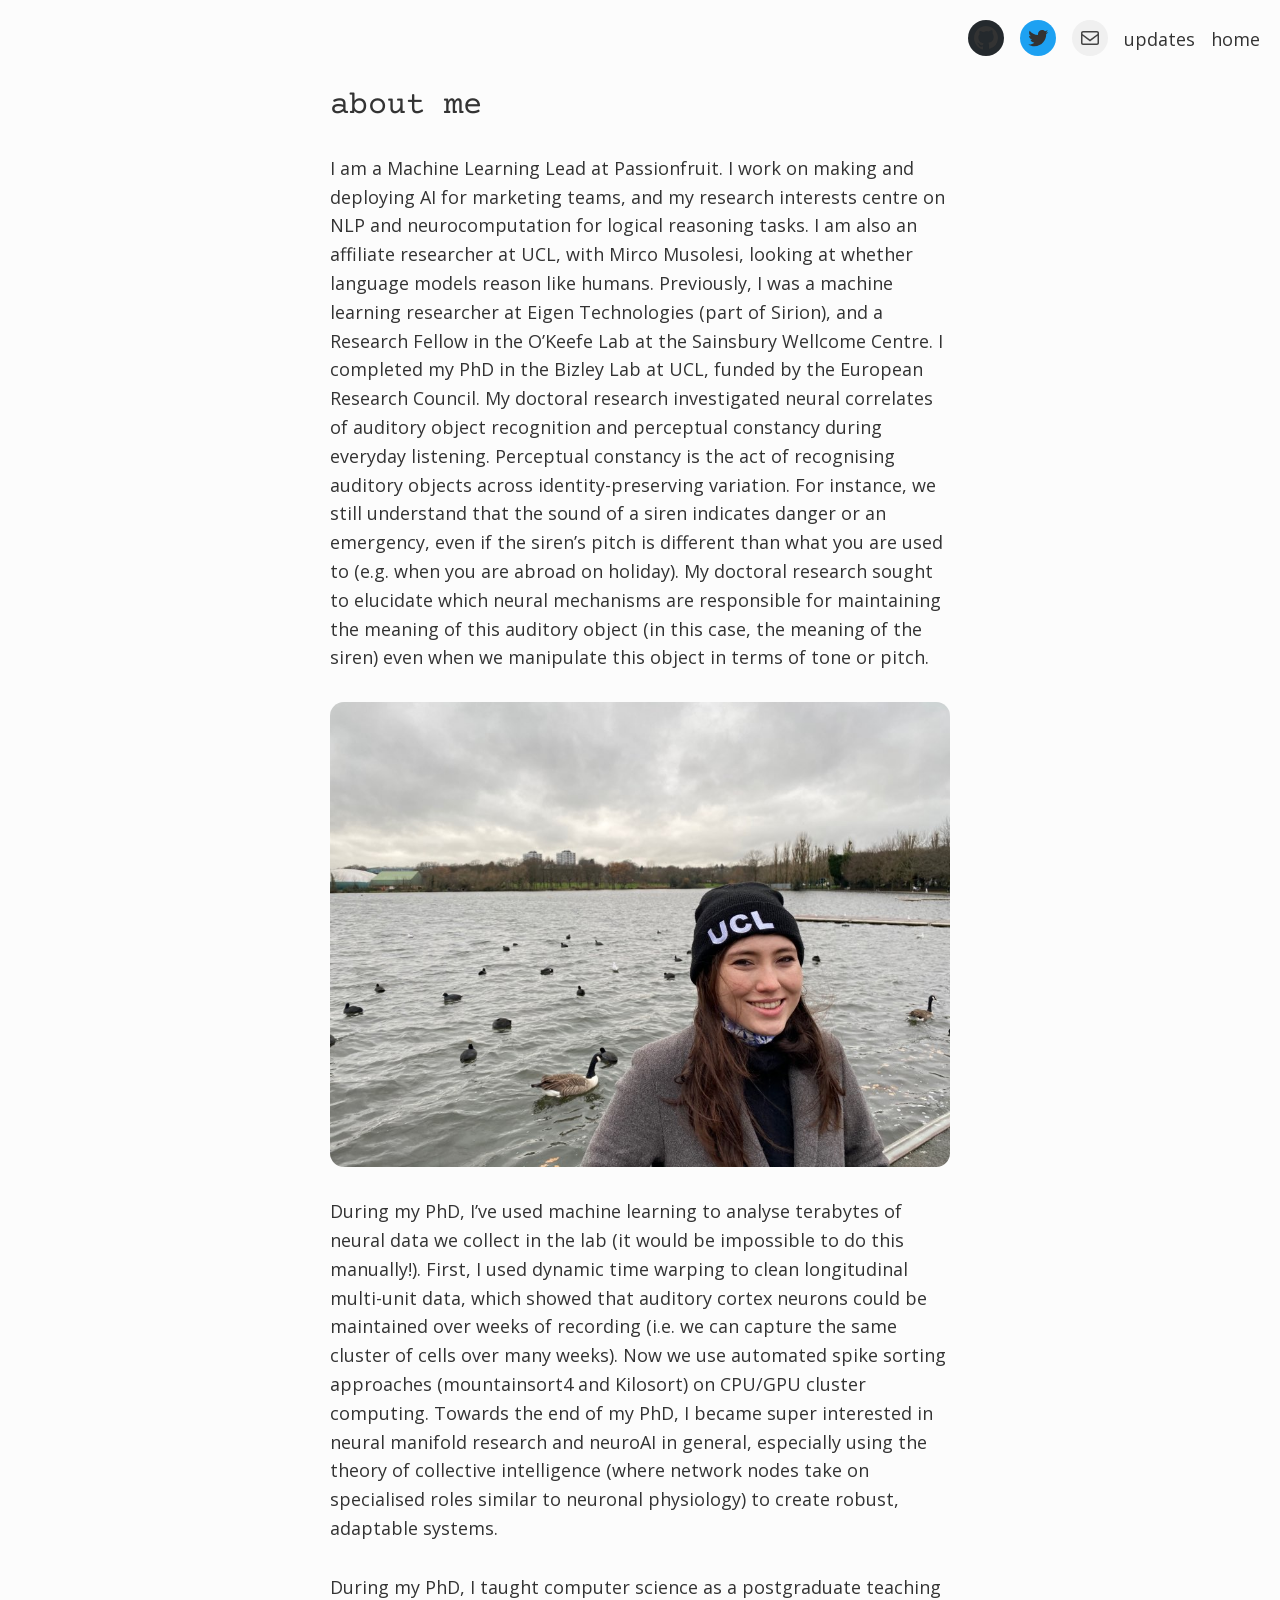
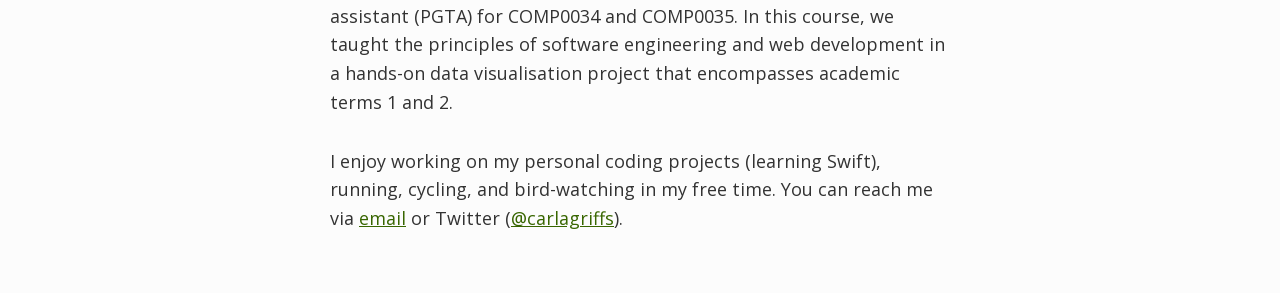
<file: index.html>
<!DOCTYPE html>
<html lang="en">
<head>
  <meta charset="utf-8">
  <meta name="viewport" content="width=device-width, initial-scale=1">
  <title>about me - Carla Griffiths</title>
  <meta name="description" content="Carla Griffiths is a Machine Learning Lead at Passionfruit and an affiliate researcher at UCL. She completed her PhD in the Bizley Lab.">
  <link rel="stylesheet" href="style.css">
</head>
<body>
  <a class="skip" href="#content">Skip to content</a>
  <header>
    <nav aria-label="Menu">
      <ul class="nav-list">
        <li>
          <a class="social github" href="https://github.com/carlacodes" aria-label="GitHub">
            <svg viewBox="0 0 16 16" aria-hidden="true"><path d="M8 0C3.58 0 0 3.58 0 8c0 3.54 2.29 6.53 5.47 7.59.4.07.55-.17.55-.38 0-.19-.01-.82-.01-1.49-2.01.37-2.53-.49-2.69-.94-.09-.23-.48-.94-.82-1.13-.28-.15-.68-.52-.01-.53.63-.01 1.08.58 1.23.82.72 1.21 1.87.87 2.33.66.07-.52.28-.87.51-1.07-1.78-.2-3.64-.89-3.64-3.95 0-.87.31-1.59.82-2.15-.08-.2-.36-1.02.08-2.12 0 0 .67-.21 2.2.82A7.68 7.68 0 0 1 8 3.47c.68.003 1.36.092 2 .27 1.53-1.04 2.2-.82 2.2-.82.44 1.1.16 1.92.08 2.12.51.56.82 1.27.82 2.15 0 3.07-1.87 3.75-3.65 3.95.29.25.54.73.54 1.48 0 1.07-.01 1.93-.01 2.2 0 .21.15.46.55.38A8.013 8.013 0 0 0 16 8c0-4.42-3.58-8-8-8z"/></svg>
          </a>
        </li>
        <li>
          <a class="social twitter" href="https://twitter.com/carlagriffs" aria-label="Twitter">
            <svg viewBox="0 0 24 24" aria-hidden="true"><path d="M22.23,5.924c-0.736,0.326-1.527,0.547-2.357,0.646c0.847-0.508,1.498-1.312,1.804-2.27 c-0.793,0.47-1.671,0.812-2.606,0.996C18.324,4.498,17.257,4,16.077,4c-2.266,0-4.103,1.837-4.103,4.103 c0,0.322,0.036,0.635,0.106,0.935C8.67,8.867,5.647,7.234,3.623,4.751C3.27,5.357,3.067,6.062,3.067,6.814 c0,1.424,0.724,2.679,1.825,3.415c-0.673-0.021-1.305-0.206-1.859-0.513c0,0.017,0,0.034,0,0.052c0,1.988,1.414,3.647,3.292,4.023 c-0.344,0.094-0.707,0.144-1.081,0.144c-0.264,0-0.521-0.026-0.772-0.074c0.522,1.63,2.038,2.816,3.833,2.85 c-1.404,1.1-3.174,1.756-5.096,1.756c-0.331,0-0.658-0.019-0.979-0.057c1.816,1.164,3.973,1.843,6.29,1.843 c7.547,0,11.675-6.252,11.675-11.675c0-0.178-0.004-0.355-0.012-0.531C20.985,7.47,21.68,6.747,22.23,5.924z"/></svg>
          </a>
        </li>
        <li>
          <a class="social mail" href="mailto:carla.griffiths.16@ucl.ac.uk" aria-label="Email">
            <svg viewBox="0 0 24 24" aria-hidden="true"><path d="M19,5H5c-1.1,0-2,.9-2,2v10c0,1.1.9,2,2,2h14c1.1,0,2-.9,2-2V7c0-1.1-.9-2-2-2zm.5,12c0,.3-.2.5-.5.5H5c-.3,0-.5-.2-.5-.5V9.8l7.5,5.6,7.5-5.6V17zm0-9.1L12,13.6,4.5,7.9V7c0-.3.2-.5.5-.5h14c.3,0,.5.2.5.5v.9z"/></svg>
          </a>
        </li>
        <li><a href="updates/">updates</a></li>
        <li><a href="./" aria-current="page">home</a></li>
      </ul>
    </nav>
  </header>
  <main id="content" class="column">
    <h1>about me</h1>
    <p>I am a Machine Learning Lead at Passionfruit. I work on making and deploying AI for marketing teams, and my research interests centre on NLP and neurocomputation for logical reasoning tasks. I am also an affiliate researcher at UCL, with Mirco Musolesi, looking at whether language models reason like humans. Previously, I was a machine learning researcher at Eigen Technologies (part of Sirion), and a Research Fellow in the O’Keefe Lab at the Sainsbury Wellcome Centre. I completed my PhD in the Bizley Lab at UCL, funded by the European Research Council. My doctoral research investigated neural correlates of auditory object recognition and perceptual constancy during everyday listening. Perceptual constancy is the act of recognising auditory objects across identity-preserving variation. For instance, we still understand that the sound of a siren indicates danger or an emergency, even if the siren’s pitch is different than what you are used to (e.g. when you are abroad on holiday). My doctoral research sought to elucidate which neural mechanisms are responsible for maintaining the meaning of this auditory object (in this case, the meaning of the siren) even when we manipulate this object in terms of tone or pitch.</p>
    <figure class="portrait">
      <img src="images/portrait.jpg" width="960" height="720" alt="Carla Griffiths">
    </figure>
    <p>During my PhD, I’ve used machine learning to analyse terabytes of neural data we collect in the lab (it would be impossible to do this manually!). First, I used dynamic time warping to clean longitudinal multi-unit data, which showed that auditory cortex neurons could be maintained over weeks of recording (i.e. we can capture the same cluster of cells over many weeks). Now we use automated spike sorting approaches (mountainsort4 and Kilosort) on CPU/GPU cluster computing. Towards the end of my PhD, I became super interested in neural manifold research and neuroAI in general, especially using the theory of collective intelligence (where network nodes take on specialised roles similar to neuronal physiology) to create robust, adaptable systems.</p>
    <p>During my PhD, I taught computer science as a postgraduate teaching assistant (PGTA) for COMP0034 and COMP0035. In this course, we taught the principles of software engineering and web development in a hands-on data visualisation project that encompasses academic terms 1 and 2.</p>
    <p>I enjoy working on my personal coding projects (learning Swift), running, cycling, and bird-watching in my free time. You can reach me via <a href="mailto:carla.griffiths.16@ucl.ac.uk">email</a> or Twitter (<a href="https://twitter.com/carlagriffs">@carlagriffs</a>).</p>
  </main>
</body>
</html>
</file>
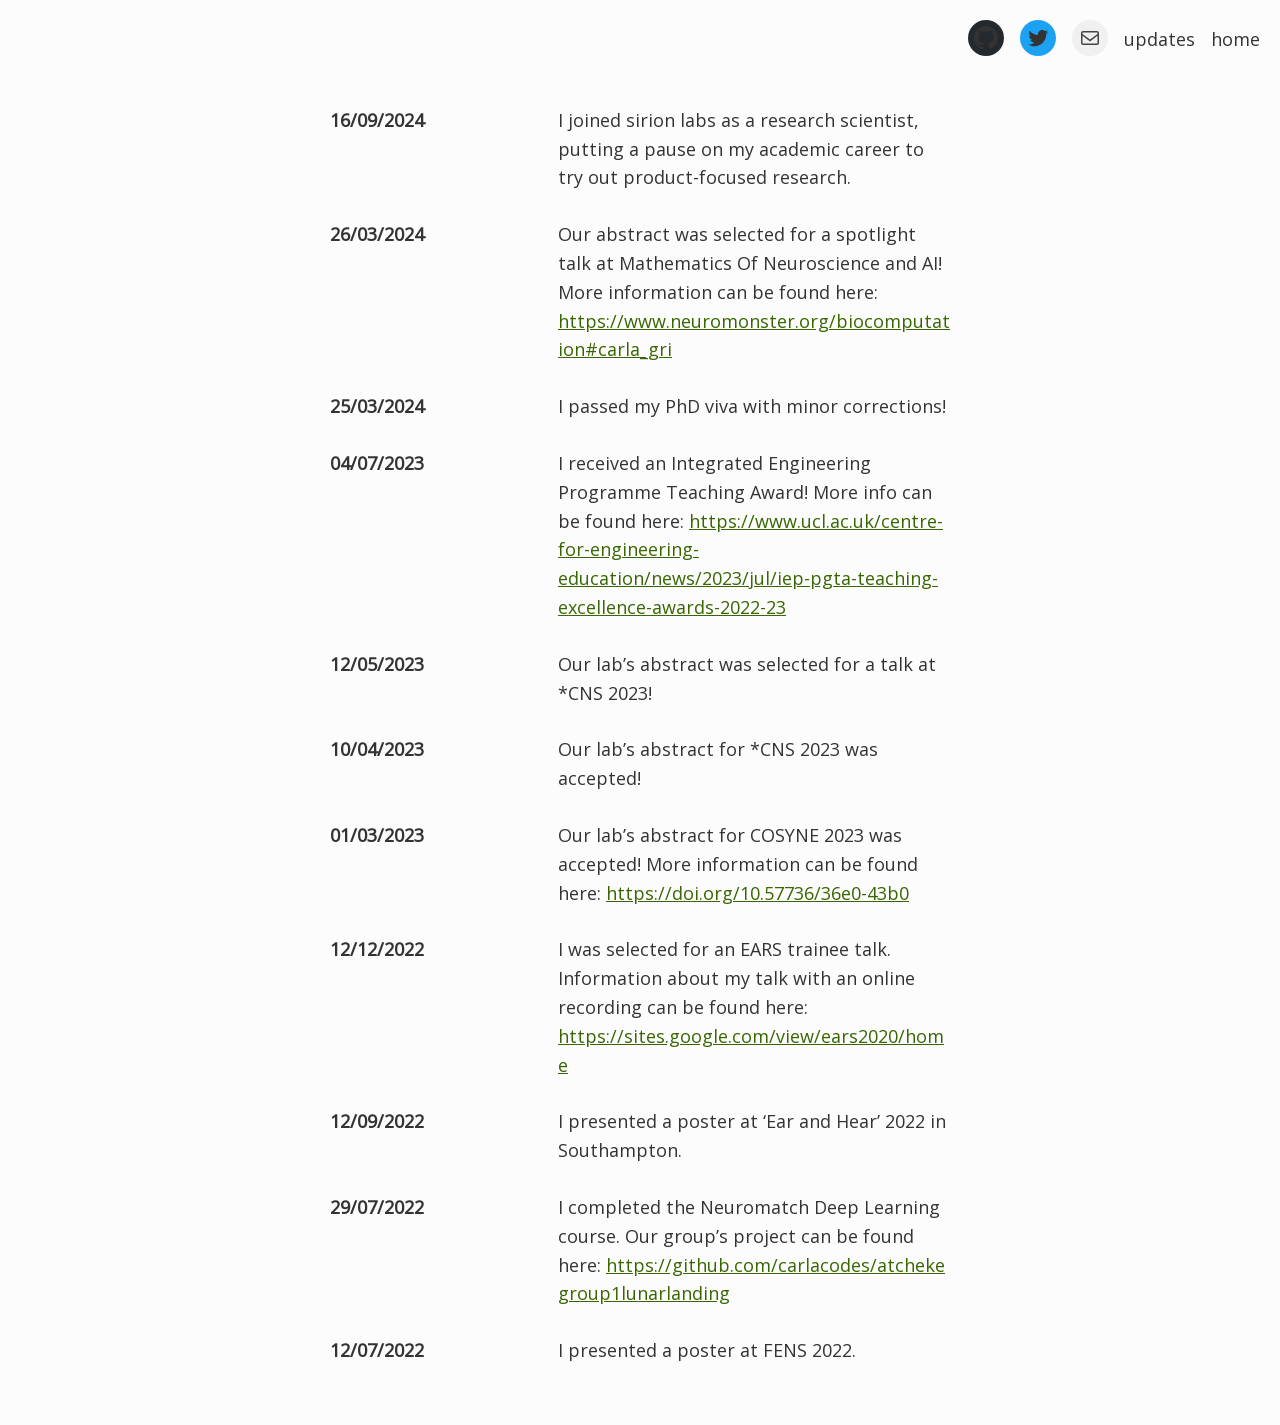
<file: updates/index.html>
<!DOCTYPE html>
<html lang="en">
<head>
  <meta charset="utf-8">
  <meta name="viewport" content="width=device-width, initial-scale=1">
  <title>updates - Carla Griffiths</title>
  <meta name="description" content="Updates from Carla Griffiths.">
  <link rel="stylesheet" href="../style.css">
</head>
<body>
  <a class="skip" href="#content">Skip to content</a>
  <header>
    <nav aria-label="Menu">
      <ul class="nav-list">
        <li>
          <a class="social github" href="https://github.com/carlacodes" aria-label="GitHub">
            <svg viewBox="0 0 16 16" aria-hidden="true"><path d="M8 0C3.58 0 0 3.58 0 8c0 3.54 2.29 6.53 5.47 7.59.4.07.55-.17.55-.38 0-.19-.01-.82-.01-1.49-2.01.37-2.53-.49-2.69-.94-.09-.23-.48-.94-.82-1.13-.28-.15-.68-.52-.01-.53.63-.01 1.08.58 1.23.82.72 1.21 1.87.87 2.33.66.07-.52.28-.87.51-1.07-1.78-.2-3.64-.89-3.64-3.95 0-.87.31-1.59.82-2.15-.08-.2-.36-1.02.08-2.12 0 0 .67-.21 2.2.82A7.68 7.68 0 0 1 8 3.47c.68.003 1.36.092 2 .27 1.53-1.04 2.2-.82 2.2-.82.44 1.1.16 1.92.08 2.12.51.56.82 1.27.82 2.15 0 3.07-1.87 3.75-3.65 3.95.29.25.54.73.54 1.48 0 1.07-.01 1.93-.01 2.2 0 .21.15.46.55.38A8.013 8.013 0 0 0 16 8c0-4.42-3.58-8-8-8z"/></svg>
          </a>
        </li>
        <li>
          <a class="social twitter" href="https://twitter.com/carlagriffs" aria-label="Twitter">
            <svg viewBox="0 0 24 24" aria-hidden="true"><path d="M22.23,5.924c-0.736,0.326-1.527,0.547-2.357,0.646c0.847-0.508,1.498-1.312,1.804-2.27 c-0.793,0.47-1.671,0.812-2.606,0.996C18.324,4.498,17.257,4,16.077,4c-2.266,0-4.103,1.837-4.103,4.103 c0,0.322,0.036,0.635,0.106,0.935C8.67,8.867,5.647,7.234,3.623,4.751C3.27,5.357,3.067,6.062,3.067,6.814 c0,1.424,0.724,2.679,1.825,3.415c-0.673-0.021-1.305-0.206-1.859-0.513c0,0.017,0,0.034,0,0.052c0,1.988,1.414,3.647,3.292,4.023 c-0.344,0.094-0.707,0.144-1.081,0.144c-0.264,0-0.521-0.026-0.772-0.074c0.522,1.63,2.038,2.816,3.833,2.85 c-1.404,1.1-3.174,1.756-5.096,1.756c-0.331,0-0.658-0.019-0.979-0.057c1.816,1.164,3.973,1.843,6.29,1.843 c7.547,0,11.675-6.252,11.675-11.675c0-0.178-0.004-0.355-0.012-0.531C20.985,7.47,21.68,6.747,22.23,5.924z"/></svg>
          </a>
        </li>
        <li>
          <a class="social mail" href="mailto:carla.griffiths.16@ucl.ac.uk" aria-label="Email">
            <svg viewBox="0 0 24 24" aria-hidden="true"><path d="M19,5H5c-1.1,0-2,.9-2,2v10c0,1.1.9,2,2,2h14c1.1,0,2-.9,2-2V7c0-1.1-.9-2-2-2zm.5,12c0,.3-.2.5-.5.5H5c-.3,0-.5-.2-.5-.5V9.8l7.5,5.6,7.5-5.6V17zm0-9.1L12,13.6,4.5,7.9V7c0-.3.2-.5.5-.5h14c.3,0,.5.2.5.5v.9z"/></svg>
          </a>
        </li>
        <li><a href="./" aria-current="page">updates</a></li>
        <li><a href="../">home</a></li>
      </ul>
    </nav>
  </header>
  <main id="content" class="column">
    <h1 class="visually-hidden">updates</h1>
    <article class="update">
      <p><strong>16/09/2024</strong></p>
      <p>I joined sirion labs as a research scientist, putting a pause on my academic career to try out product-focused research.</p>
    </article>
    <article class="update">
      <p><strong>26/03/2024</strong></p>
      <p>Our abstract was selected for a spotlight talk at Mathematics Of Neuroscience and AI! More information can be found here: <a href="https://www.neuromonster.org/biocomputation#carla_gri">https://www.neuromonster.org/biocomputation#carla_gri</a></p>
    </article>
    <article class="update">
      <p><strong>25/03/2024</strong></p>
      <p>I passed my PhD viva with minor corrections!</p>
    </article>
    <article class="update">
      <p><strong>04/07/2023</strong></p>
      <p>I received an Integrated Engineering Programme Teaching Award! More info can be found here: <a href="https://www.ucl.ac.uk/centre-for-engineering-education/news/2023/jul/iep-pgta-teaching-excellence-awards-2022-23">https://www.ucl.ac.uk/centre-for-engineering-education/news/2023/jul/iep-pgta-teaching-excellence-awards-2022-23</a></p>
    </article>
    <article class="update">
      <p><strong>12/05/2023</strong></p>
      <p>Our lab’s abstract was selected for a talk at *CNS 2023!</p>
    </article>
    <article class="update">
      <p><strong>10/04/2023</strong></p>
      <p>Our lab’s abstract for *CNS 2023 was accepted!</p>
    </article>
    <article class="update">
      <p><strong>01/03/2023</strong></p>
      <p>Our lab’s abstract for COSYNE 2023 was accepted! More information can be found here: <a href="https://doi.org/10.57736/36e0-43b0">https://doi.org/10.57736/36e0-43b0</a></p>
    </article>
    <article class="update">
      <p><strong>12/12/2022</strong></p>
      <p>I was selected for an EARS trainee talk. Information about my talk with an online recording can be found here: <a href="https://sites.google.com/view/ears2020/home">https://sites.google.com/view/ears2020/home</a></p>
    </article>
    <article class="update">
      <p><strong>12/09/2022</strong></p>
      <p>I presented a poster at ‘Ear and Hear’ 2022 in Southampton.</p>
    </article>
    <article class="update">
      <p><strong>29/07/2022</strong></p>
      <p>I completed the Neuromatch Deep Learning course. Our group’s project can be found here:&nbsp;<a href="https://github.com/carlacodes/atchekegroup1lunarlanding">https://github.com/carlacodes/atchekegroup1lunarlanding</a></p>
    </article>
    <article class="update">
      <p><strong>12/07/2022</strong></p>
      <p>I presented a poster at FENS 2022.</p>
    </article>
  </main>
</body>
</html>
</file>
<file: style.css>
@font-face {
  font-family: "Open Sans";
  font-style: normal;
  font-weight: 400;
  font-display: swap;
  src: url("fonts/open-sans-Light.woff2") format("woff2");
  unicode-range: U+0000-00FF, U+0131, U+0152-0153, U+02BB-02BC, U+02C6, U+02DA, U+02DC, U+2000-206F, U+2074, U+20AC, U+2122, U+2191, U+2193, U+2212, U+2215, U+FEFF, U+FFFD;
}

@font-face {
  font-family: "Open Sans";
  font-style: normal;
  font-weight: 400;
  font-display: swap;
  src: url("fonts/open-sans-latin-ext-Light.woff2") format("woff2");
  unicode-range: U+0100-024F, U+0259, U+1E00-1EFF, U+2020, U+20A0-20AB, U+20AD-20CF, U+2113, U+2C60-2C7F, U+A720-A7FF;
}

@font-face {
  font-family: "Courier Prime";
  font-style: normal;
  font-weight: 400;
  font-display: swap;
  src: url("fonts/courier-prime-Regular.woff2") format("woff2");
  unicode-range: U+0000-00FF, U+0131, U+0152-0153, U+02BB-02BC, U+02C6, U+02DA, U+02DC, U+2000-206F, U+2074, U+20AC, U+2122, U+2191, U+2193, U+2212, U+2215, U+FEFF, U+FFFD;
}

@font-face {
  font-family: "Courier Prime";
  font-style: normal;
  font-weight: 400;
  font-display: swap;
  src: url("fonts/courier-prime-latin-ext-Regular.woff2") format("woff2");
  unicode-range: U+0100-024F, U+0259, U+1E00-1EFF, U+2020, U+20A0-20AB, U+20AD-20CF, U+2113, U+2C60-2C7F, U+A720-A7FF;
}

*,
*::before,
*::after {
  box-sizing: border-box;
}

body {
  margin: 0;
  background: #fcfcfc;
  color: #333333;
  font-family: "Open Sans", sans-serif;
  font-size: 1.125rem;
  font-weight: 400;
  line-height: 1.6;
}

.skip {
  position: absolute;
  left: 0.5rem;
  top: 0.5rem;
  padding: 0.5rem 0.75rem;
  background: #eeeeee;
  color: #444444;
  transform: translateY(-150%);
}

.skip:focus {
  transform: none;
  z-index: 2;
}

.visually-hidden {
  position: absolute;
  width: 1px;
  height: 1px;
  padding: 0;
  margin: -1px;
  overflow: hidden;
  clip: rect(0, 0, 0, 0);
  white-space: nowrap;
  border: 0;
}

.nav-list {
  display: flex;
  flex-wrap: wrap;
  justify-content: flex-end;
  align-items: center;
  gap: 0.85rem 1rem;
  list-style: none;
  margin: 0;
  padding: 20px 1.25rem 0;
}

.nav-list a {
  color: #333333;
  text-decoration: none;
}

.social {
  display: inline-flex;
  align-items: center;
  justify-content: center;
  width: 36px;
  height: 36px;
  border-radius: 999px;
  color: #ffffff;
}

.social svg {
  width: 24px;
  height: 24px;
  fill: currentColor;
  display: block;
}

.social.github {
  background: #24292d;
}

.social.twitter {
  background: #1da1f2;
}

.social.mail {
  background: #f0f0f0;
  color: #444444;
}

.social:hover {
  transform: scale(1.1);
}

@media (prefers-reduced-motion: reduce) {
  .social:hover {
    transform: none;
  }
}

.column {
  width: min(620px, calc(100% - 2.5rem));
  min-width: 0;
  margin: 0 auto;
  padding-bottom: 60px;
}

img {
  max-width: 100%;
  height: auto;
}

h1 {
  margin: 30px 0 0;
  color: #333333;
  font-family: "Courier Prime", monospace;
  font-size: 2rem;
  font-weight: 400;
  line-height: 1.125;
}

.column p {
  margin: 0;
}

.column > p,
.column > .portrait {
  margin-top: 30px;
}

.portrait {
  margin: 0;
}

.portrait img {
  display: block;
  width: 100%;
  height: auto;
  border-radius: 14px;
}

.column a {
  color: #386600;
  text-decoration: underline;
  overflow-wrap: anywhere;
}

.column a:hover {
  text-decoration: none;
}

.nav-list a:focus-visible,
.column a:focus-visible,
.skip:focus-visible {
  outline: 2px solid #386600;
  outline-offset: 3px;
}

.update {
  display: grid;
  grid-template-columns: minmax(0, 1fr) minmax(0, 2fr);
  column-gap: 2rem;
  align-items: start;
  margin-top: 1.75rem;
  min-width: 0;
}

.column > .update:first-of-type {
  margin-top: 48px;
}

.update strong {
  font-weight: 700;
}

@media (max-width: 781px) {
  .update {
    grid-template-columns: minmax(0, 1fr);
    row-gap: 0.75rem;
  }
}

@media (max-width: 640px) {
  .nav-list {
    gap: 0.45rem 0.6rem;
    padding: 16px 12px 0;
    font-size: 1rem;
  }

  .social {
    width: 30px;
    height: 30px;
  }

  .social svg {
    width: 18px;
    height: 18px;
  }
}
</file>
